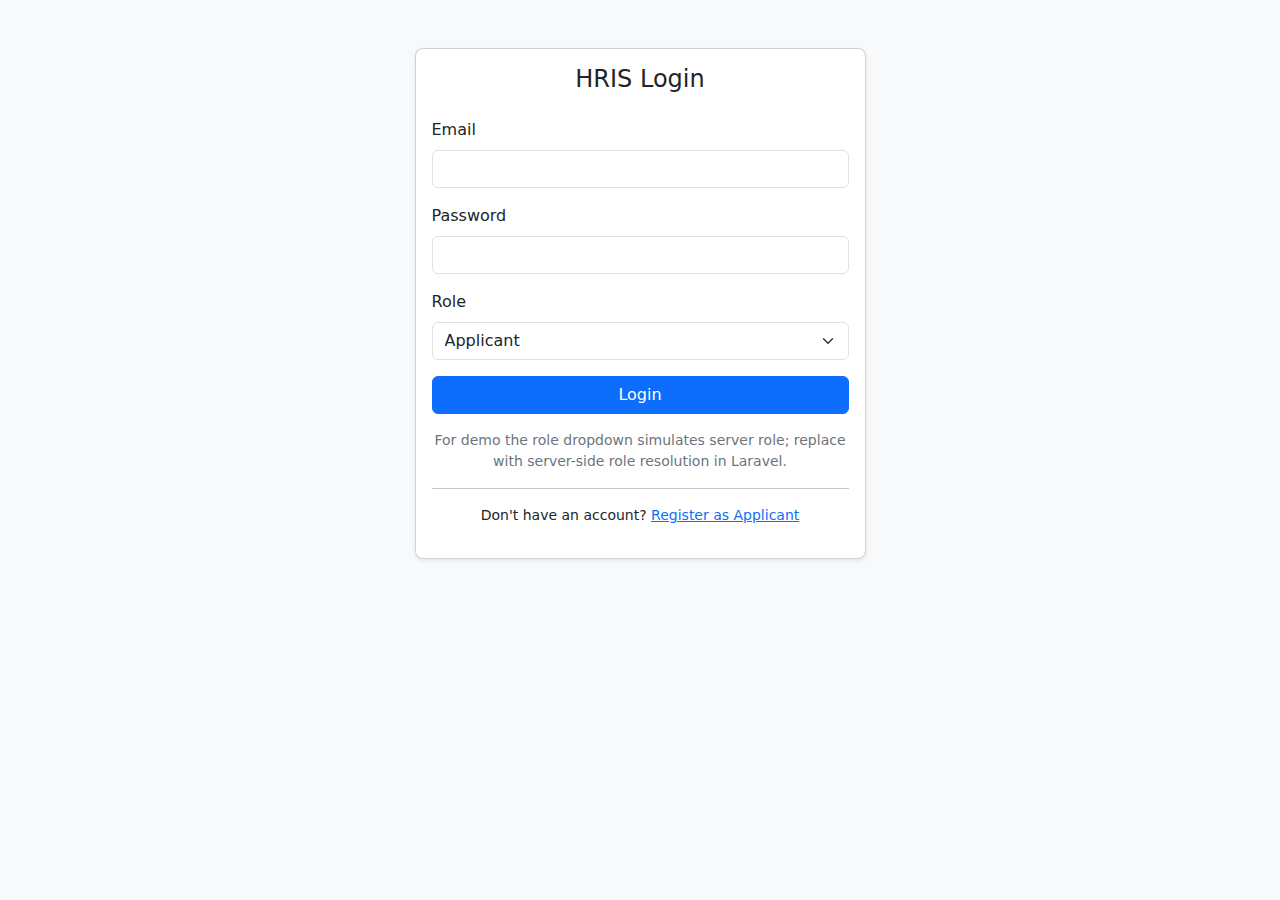
<file: html/index.html>
<!doctype html>
<html lang="en">
  <head>
    <meta charset="utf-8">
    <meta name="viewport" content="width=device-width, initial-scale=1">
    <title>HRIS — Login</title>
    <link href="https://cdn.jsdelivr.net/npm/bootstrap@5.3.2/dist/css/bootstrap.min.css" rel="stylesheet">
    <link rel="stylesheet" href="../css/index.css">
  </head>
  <body class="bg-light">
    <main class="container py-5">
      <div class="row justify-content-center">
        <div class="col-md-6 col-lg-5">
          <div class="card shadow-sm">
            <div class="card-body">
              <h4 class="card-title mb-4 text-center">HRIS Login</h4>
              <form id="loginForm" novalidate aria-describedby="loginHelp">
                <div id="alertContainer"></div>
                <div class="mb-3">
                  <label for="email" class="form-label">Email</label>
                  <input type="email" id="email" name="email" class="form-control" required aria-required="true">
                </div>
                <div class="mb-3">
                  <label for="password" class="form-label">Password</label>
                  <input type="password" id="password" name="password" class="form-control" required aria-required="true">
                </div>
                <div class="mb-3">
                  <label for="role" class="form-label">Role</label>
                  <select id="role" name="role" class="form-select" aria-label="Select role">
                    <option value="applicant">Applicant</option>
                    <option value="staff">Staff</option>
                    <option value="admin">Admin</option>
                  </select>
                </div>
                <div class="d-grid">
                  <button id="loginBtn" class="btn btn-primary" type="submit">Login</button>
                </div>
                <div class="mt-3 text-center small" id="loginHelp">For demo the role dropdown simulates server role; replace with server-side role resolution in Laravel.</div>
              </form>
              <hr>
              <p class="small text-center">Don't have an account? <a href="applicant.html">Register as Applicant</a></p>
            </div>
          </div>
        </div>
      </div>
    </main>

    <script type="module" src="../js/index.js"></script>
    <script src="https://cdn.jsdelivr.net/npm/bootstrap@5.3.2/dist/js/bootstrap.bundle.min.js"></script>
  </body>
  <!--
    Laravel migration notes:
    - Move this HTML into `resources/views/auth/login.blade.php`.
    - Use `@csrf` and set form `action` to `{{ route('login') }}`.
    - Replace the role dropdown with server-side role resolution after authentication.
  -->
</html>
</file>
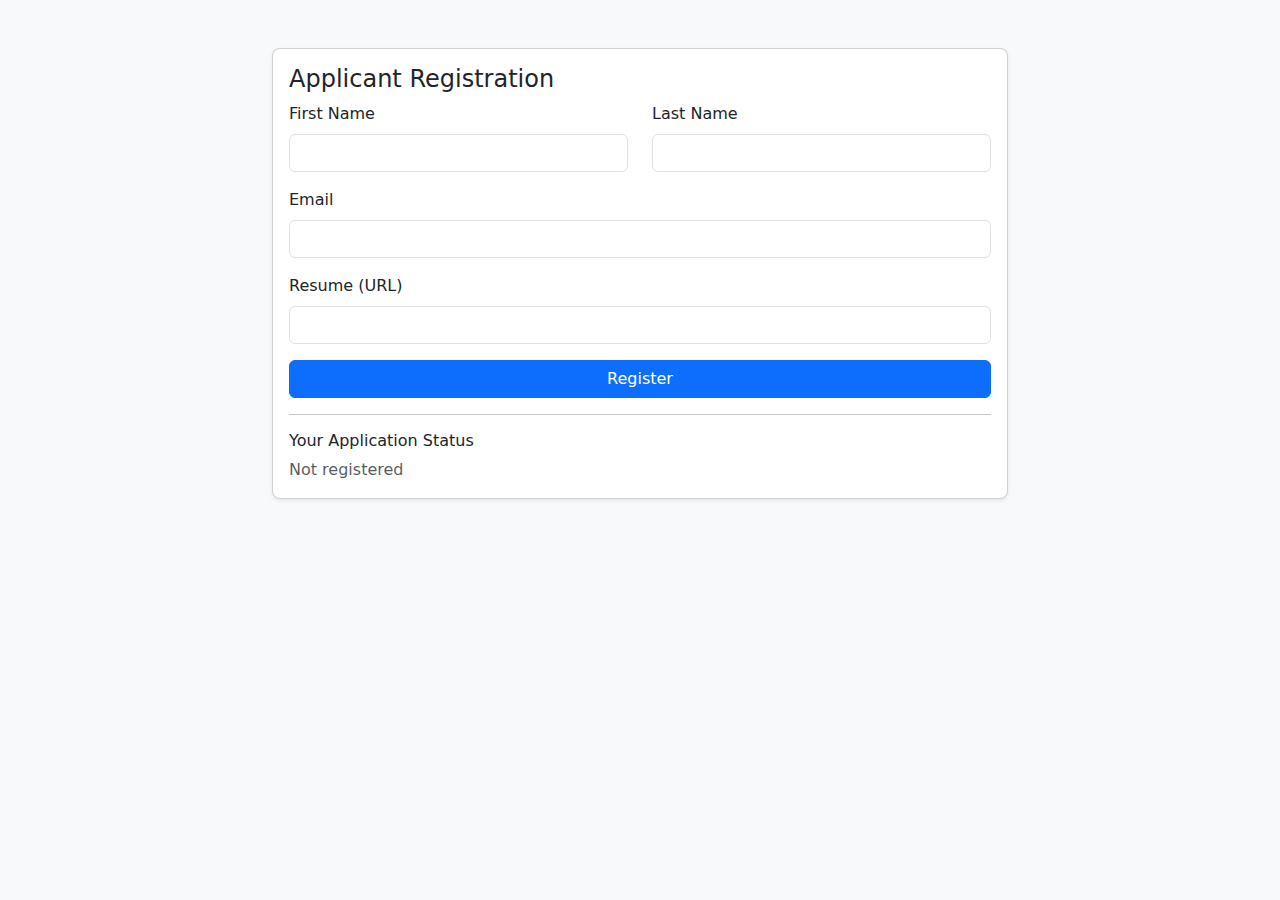
<file: html/applicant.html>
<!doctype html>
<html lang="en">
  <head>
    <meta charset="utf-8">
    <meta name="viewport" content="width=device-width, initial-scale=1">
    <title>HRIS — Applicant Portal</title>
    <link href="https://cdn.jsdelivr.net/npm/bootstrap@5.3.2/dist/css/bootstrap.min.css" rel="stylesheet">
    <link rel="stylesheet" href="../css/applicant.css">
  </head>
  <body class="bg-light">
    <main class="container py-5">
      <div class="row justify-content-center">
        <div class="col-md-8">
          <div class="card shadow-sm">
            <div class="card-body">
              <h4 class="card-title">Applicant Registration</h4>
              <form id="applicantForm" novalidate>
                <div class="row">
                  <div class="mb-3 col-md-6">
                    <label class="form-label">First Name</label>
                    <input type="text" id="first_name" class="form-control" required>
                  </div>
                  <div class="mb-3 col-md-6">
                    <label class="form-label">Last Name</label>
                    <input type="text" id="last_name" class="form-control" required>
                  </div>
                </div>
                <div class="mb-3">
                  <label class="form-label">Email</label>
                  <input type="email" id="email" class="form-control" required>
                </div>
                <div class="mb-3">
                  <label class="form-label">Resume (URL)</label>
                  <input type="url" id="resume" class="form-control">
                </div>
                <div class="d-grid">
                  <button id="registerBtn" class="btn btn-primary" type="submit">Register</button>
                </div>
              </form>
              <hr>
              <h6>Your Application Status</h6>
              <div id="applicationStatus" class="mt-2 text-muted">Not registered</div>
            </div>
          </div>
        </div>
      </div>
    </main>

    <script type="module" src="../js/applicant.js"></script>
    <script src="https://cdn.jsdelivr.net/npm/bootstrap@5.3.2/dist/js/bootstrap.bundle.min.js"></script>
  </body>
  <!--
    Laravel migration notes:
    - Move form to `resources/views/applicant/register.blade.php` and use `@csrf`.
    - Controller: `ApplicantController@store` (POST /applicants).
  -->
</html>
</file>
<file: css/index.css>
/* index.css — Login page styles */
body { font-family: system-ui, -apple-system, "Segoe UI", Roboto, "Helvetica Neue", Arial; }
.card { border-radius: 0.5rem; }

/* login specific styles */
.spinner-border-sm { width: 1rem; height: 1rem; }
#alertContainer .alert { margin-bottom: 0.5rem; }
#loginHelp { color: #6c757d; }
</file>
<file: css/applicant.css>
/* applicant.css — Applicant portal styles */
.card { border-radius: 0.5rem; }
</file>
